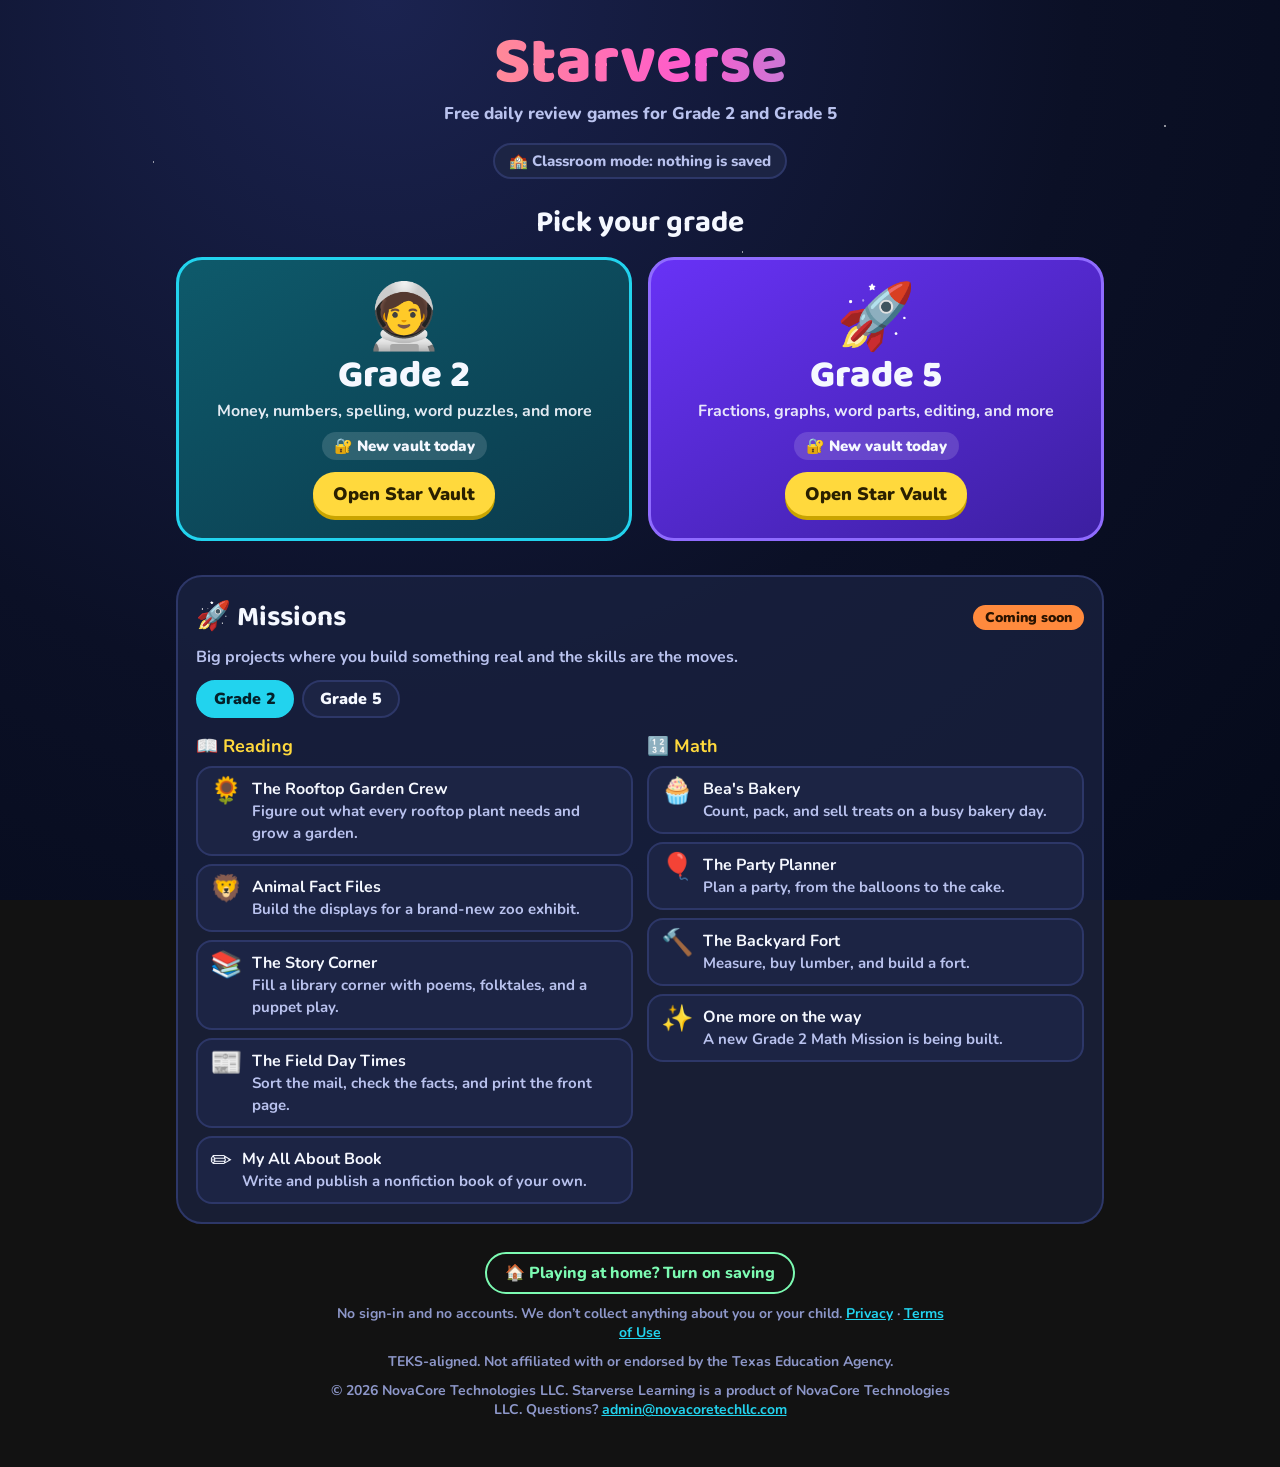
<file: index.html>
<!doctype html>
<html lang="en">
<head>
<meta charset="utf-8">
<meta name="viewport" content="width=device-width, initial-scale=1">
<title>Starverse Learning</title>
<meta name="description" content="Free daily review games for Grade 2 and Grade 5. TEKS-aligned. No sign-in, no accounts, nothing collected.">
<link rel="icon" href="data:image/svg+xml,<svg xmlns=%22http://www.w3.org/2000/svg%22 viewBox=%220 0 100 100%22><text y=%22.9em%22 font-size=%2290%22>⭐</text></svg>">
<link rel="stylesheet" href="fonts/fonts.css">
<style>
:root{ color-scheme:dark; --space:#0B1026; --black:#050A1A; --navy:#2D3B78; --slate:#1C2444; --mist:#2D3768; --nebula:#6832F6; --orbit:#22D3EE; --star:#FFD93D; --solar:#FF8A3D; --magenta:#FF5ACD; --mint:#7CFBB2; --cloud:#F5F8FF; --lilac:#EEF0FF; --soft:#B9C2EE; }
*,*::before,*::after{ box-sizing:border-box; }
html{ height:100%; }
body{ margin:0; min-height:100%; font-family:"Nunito",ui-rounded,system-ui,sans-serif; color:var(--cloud); background:radial-gradient(ellipse at 30% 0%,#1B2350 0%,var(--space) 55%,var(--black) 100%) fixed; }
body::before{ content:""; position:fixed; inset:0; pointer-events:none; opacity:.55;
  background-image:radial-gradient(1.5px 1.5px at 12% 18%,#fff 50%,transparent 51%),radial-gradient(1px 1px at 33% 72%,#fff 50%,transparent 51%),radial-gradient(1.5px 1.5px at 58% 28%,#fff 50%,transparent 51%),radial-gradient(1px 1px at 82% 62%,#fff 50%,transparent 51%),radial-gradient(2px 2px at 91% 14%,#fff 50%,transparent 51%),radial-gradient(1px 1px at 6% 88%,#fff 50%,transparent 51%),radial-gradient(1.5px 1.5px at 47% 92%,#fff 50%,transparent 51%); }
main{ position:relative; max-width:960px; margin:0 auto; padding:22px 16px 48px; }
button{ font:inherit; color:inherit; cursor:pointer; }
a{ color:var(--orbit); }
:focus-visible{ outline:3px solid var(--orbit); outline-offset:3px; }
.brand{ text-align:center; margin:8px 0 18px; }
.logo{ font-family:"Baloo 2",system-ui,sans-serif; font-weight:800; font-size:clamp(42px,9vw,66px); line-height:1; background:linear-gradient(90deg,var(--star),var(--magenta) 55%,var(--orbit)); -webkit-background-clip:text; background-clip:text; color:transparent; }
.tag{ font-weight:800; color:var(--soft); font-size:17px; margin-top:6px; }
.mode{ display:flex; justify-content:center; margin:0 0 20px; }
.mode span{ background:var(--slate); border:2px solid var(--mist); border-radius:999px; padding:6px 14px; font-weight:800; font-size:15px; color:var(--soft); }
.mode span.home{ border-color:var(--mint); color:var(--mint); }
h2.sec{ font-family:"Baloo 2",sans-serif; font-size:30px; margin:0 0 10px; text-align:center; }
.grades{ display:grid; grid-template-columns:repeat(auto-fit,minmax(240px,1fr)); gap:16px; }
.grade{ display:block; text-decoration:none; color:var(--cloud); border-radius:26px; padding:22px 18px; border:3px solid transparent; text-align:center; transition:transform .15s; }
.grade:hover{ transform:translateY(-3px); }
.grade.g2{ background:linear-gradient(150deg,#0E5A6B,#0B3A4C); border-color:var(--orbit); }
.grade.g5{ background:linear-gradient(150deg,var(--nebula),#3C1FA0); border-color:#8F6BFF; }
.grade .ic{ font-size:64px; line-height:1.1; }
.grade .nm{ font-family:"Baloo 2",sans-serif; font-weight:800; font-size:38px; line-height:1.05; margin-top:4px; }
.grade .what{ font-weight:700; opacity:.92; margin-top:4px; }
.status{ display:inline-block; background:rgba(255,255,255,.14); border-radius:999px; padding:4px 12px; font-weight:900; font-size:15px; margin-top:10px; }
.status.open{ background:var(--mint); color:#0B3A2A; }
.go{ display:inline-block; margin-top:12px; background:var(--star); color:#2A2000; font-weight:900; border-radius:999px; padding:10px 20px; font-size:18px; box-shadow:0 4px 0 #C9A400; }
.missions{ margin-top:34px; background:rgba(28,36,68,.7); border:2px solid var(--mist); border-radius:26px; padding:18px; }
.mhead{ display:flex; align-items:center; justify-content:space-between; gap:10px; flex-wrap:wrap; margin-bottom:6px; }
.mhead h2{ margin:0; font-family:"Baloo 2",sans-serif; font-size:28px; }
.soon{ background:var(--solar); color:#2A1300; font-weight:900; border-radius:999px; padding:3px 12px; font-size:14px; }
.mintro{ color:var(--soft); font-weight:700; margin:0 0 12px; }
.tabs{ display:flex; gap:8px; margin-bottom:12px; }
.tabs button{ background:var(--slate); border:2px solid var(--mist); border-radius:999px; padding:6px 16px; font-weight:900; }
.tabs button[aria-pressed="true"]{ background:var(--orbit); color:#04212A; border-color:var(--orbit); }
.cols{ display:grid; grid-template-columns:repeat(auto-fit,minmax(260px,1fr)); gap:14px; }
.col h3{ margin:4px 0 8px; font-size:18px; color:var(--star); }
.mlist{ list-style:none; margin:0; padding:0; display:grid; gap:8px; }
.mlist li{ display:flex; gap:10px; align-items:flex-start; background:var(--slate); border:2px solid var(--mist); border-radius:16px; padding:10px 12px; }
.mlist .e{ font-size:26px; line-height:1; }
.mlist b{ display:block; } .mlist span{ color:var(--soft); font-weight:700; font-size:15px; }
.foot{ text-align:center; margin-top:28px; display:grid; gap:10px; justify-items:center; }
.pill{ background:none; border:2px solid var(--mist); border-radius:999px; padding:8px 18px; font-weight:800; color:var(--soft); }
.pill.save{ border-color:var(--mint); color:var(--mint); }
.fine{ color:#8D97C9; font-size:14px; font-weight:700; max-width:620px; }
.overlay{ position:fixed; inset:0; background:rgba(5,10,26,.82); display:grid; place-items:center; padding:16px; z-index:10; }
.modal{ background:var(--slate); border:3px solid var(--mist); border-radius:24px; padding:22px; width:min(420px,100%); text-align:center; max-height:94vh; overflow:auto; }
.modal h3{ margin:0 0 8px; font-family:"Baloo 2",sans-serif; font-size:28px; line-height:1.1; }
.modal p{ margin:8px 0; font-weight:700; color:var(--lilac); }
.modal ul{ text-align:left; margin:8px 0; padding-left:20px; font-weight:700; color:var(--lilac); }
.modal input{ width:100%; font:inherit; font-size:22px; font-weight:800; text-align:center; padding:10px; border-radius:14px; border:2px solid var(--mist); background:#fff; color:#1C2444; }
.pinpad{ display:flex; justify-content:center; gap:10px; margin:12px 0; } .pinpad span{ width:18px; height:18px; border-radius:50%; border:3px solid var(--orbit); } .pinpad span.f{ background:var(--orbit); }
.pad{ display:grid; grid-template-columns:repeat(3,64px); gap:10px; justify-content:center; } .pad button{ height:56px; border-radius:16px; background:var(--mist); border:none; font-size:24px; font-weight:900; }
.row{ display:flex; gap:10px; justify-content:center; flex-wrap:wrap; margin-top:14px; }
.btn{ background:var(--star); color:#2A2000; border:none; border-radius:999px; padding:10px 20px; font-weight:900; font-size:17px; box-shadow:0 4px 0 #C9A400; }
.btn.ghost{ background:var(--mist); color:var(--cloud); box-shadow:none; }
.btn.warn{ background:var(--solar); color:#2A1300; box-shadow:0 4px 0 #B45A1E; }
.gopts{ display:grid; gap:10px; margin-top:8px; } .gopts a, .gopts button{ display:block; text-decoration:none; background:var(--mist); color:var(--cloud); border:2px solid #4252A0; border-radius:16px; padding:12px; font-weight:900; font-size:18px; }
.link{ background:none; border:none; color:var(--orbit); font-weight:800; text-decoration:underline; margin-top:10px; }
.msg{ min-height:24px; color:var(--star); font-weight:800; }
.shake{ animation:shake .4s; } @keyframes shake{ 25%{ transform:translateX(-8px); } 75%{ transform:translateX(8px); } }
@media (prefers-reduced-motion: reduce){ *{ animation:none !important; transition:none !important; } }
</style>
</head>
<body>
<main>
  <header class="brand"><div class="logo">Starverse</div><div class="tag">Free daily review games for Grade 2 and Grade 5</div></header>
  <div class="mode" id="mode"></div>
  <h2 class="sec">Pick your grade</h2>
  <div class="grades" id="grades"></div>

  <section class="missions" aria-labelledby="mh">
    <div class="mhead"><h2 id="mh">🚀 Missions</h2><span class="soon">Coming soon</span></div>
    <p class="mintro">Big projects where you build something real and the skills are the moves.</p>
    <div class="tabs" role="group" aria-label="Grade"><button data-g="2" aria-pressed="true">Grade 2</button><button data-g="5" aria-pressed="false">Grade 5</button></div>
    <div class="cols" id="mcols"></div>
  </section>

  <div class="foot" id="foot"></div>
</main>
<script>
(function(){
"use strict";
const $ = (s, r) => (r || document).querySelector(s);
const h = (html) => { const t = document.createElement("template"); t.innerHTML = html.trim(); return t.content.firstElementChild; };
const ls = { get(k){ try { return localStorage.getItem(k); } catch (e) { return null; } }, set(k, v){ try { localStorage.setItem(k, v); } catch (e) {} }, del(k){ try { localStorage.removeItem(k); } catch (e) {} } };
const ss = { get(k){ try { return sessionStorage.getItem(k); } catch (e) { return null; } }, set(k, v){ try { sessionStorage.setItem(k, v); } catch (e) {} }, del(k){ try { sessionStorage.removeItem(k); } catch (e) {} } };
const HOME = () => ls.get("sv_mode") === "home";
const PIN = () => ls.get("starverse_pin") || "";
const unlocked = () => Date.now() - Number(ss.get("starverse_unlock") || 0) < 15 * 60 * 1000;
const ymd = (d) => d.getFullYear() + "-" + String(d.getMonth() + 1).padStart(2, "0") + "-" + String(d.getDate()).padStart(2, "0");
const today = ymd(new Date()), yest = (() => { const d = new Date(); d.setDate(d.getDate() - 1); return ymd(d); })();

const GRADES = [
  { id: "g2", grade: 2, ic: "🧑‍🚀", rounds: 4, what: "Money, numbers, spelling, word puzzles, and more" },
  { id: "g5", grade: 5, ic: "🚀", rounds: 5, what: "Fractions, graphs, word parts, editing, and more" }];

const MISSIONS = {
  2: { reading: [
      ["🌻", "The Rooftop Garden Crew", "Figure out what every rooftop plant needs and grow a garden."],
      ["🦁", "Animal Fact Files", "Build the displays for a brand-new zoo exhibit."],
      ["📚", "The Story Corner", "Fill a library corner with poems, folktales, and a puppet play."],
      ["📰", "The Field Day Times", "Sort the mail, check the facts, and print the front page."],
      ["✏️", "My All About Book", "Write and publish a nonfiction book of your own."]],
    math: [
      ["🧁", "Bea's Bakery", "Count, pack, and sell treats on a busy bakery day."],
      ["🎈", "The Party Planner", "Plan a party, from the balloons to the cake."],
      ["🔨", "The Backyard Fort", "Measure, buy lumber, and build a fort."],
      ["✨", "One more on the way", "A new Grade 2 Math Mission is being built."]] },
  5: { reading: [
      ["🔍", "The Case of the Missing Mascot", "The school mascot is gone. Read the clues and crack the case."],
      ["🐢", "Saving the Shoreline", "Help a park ranger protect a sea turtle nesting beach."],
      ["🏮", "The Story Keepers", "Collect myths, poems, and plays with a story expert in Morocco."],
      ["🗳️", "The Riverbend Vote", "A town has $400,000. Weigh both sides and make your case."],
      ["🎙️", "Curious Minds", "Research a big question and record your own science podcast."]],
    math: [
      ["🚁", "Ridge Runners", "Design, build, and race your own drone."],
      ["🎮", "Game Studio", "Build a video game with a team of game designers."],
      ["🐾", "Animal Rescue", "Run the daily work of an animal rescue center."],
      ["🏛️", "Museum Wing", "Plan and open a brand-new museum wing."]] } };

function readVault(){ try { const raw = HOME() ? ls.get("starvault_v1") : ss.get("starvault_v1"); return (JSON.parse(raw) || {}).profiles || {}; } catch (e) { return {}; } }
function status(g){
  const p = readVault()[g.id];
  if (!p || !p.day || p.day.date !== today) return { text: "New vault today", open: false, streak: p ? p.streak : 0, last: p && p.last };
  if (p.day.done) return { text: "Vault open ✓", open: true, streak: p.streak, last: p.last };
  return { text: (p.day.round || 0) + " of " + g.rounds + " clues", open: false, streak: p.streak, last: p.last };
}

function render(){
  const home = HOME();
  $("#mode").innerHTML = home
    ? '<span class="home">🏠 Saving is on for this device</span>'
    : '<span>🏫 Classroom mode: nothing is saved</span>';
  const gw = $("#grades"); gw.innerHTML = "";
  GRADES.forEach(g => {
    const st = status(g), streak = home && (st.last === today || st.last === yest) ? st.streak : 0;
    gw.append(h(`<a class="grade g${g.grade}" href="vault/index.html?kid=${g.id}">
      <div class="ic">${g.ic}</div><div class="nm">Grade ${g.grade}</div>
      <div class="what">${g.what}</div>
      <div class="status ${st.open ? "open" : ""}">🔐 ${st.text}${home ? " · ⭐ " + streak + "-day streak" : ""}</div><br>
      <span class="go">Open Star Vault</span></a>`));
  });
  const f = $("#foot"); f.innerHTML = "";
  if (home) {
    const b = h('<button class="pill">🔐 Grown-ups</button>'); b.onclick = askPin; f.append(b);
  } else {
    const b = h('<button class="pill save">🏠 Playing at home? Turn on saving</button>'); b.onclick = setupStart; f.append(b);
    if (ss.get("starvault_v1")) { const n = h('<button class="pill">✅ Done, next player</button>'); n.onclick = () => { ss.del("starvault_v1"); ss.del("sv_class_t"); render(); }; f.append(n); }
  }
  f.append(h('<div class="fine">No sign-in and no accounts. We don’t collect anything about you or your child. <a href="privacy.html">Privacy</a> · <a href="terms.html">Terms of Use</a></div>'));
  f.append(h('<div class="fine">TEKS-aligned. Not affiliated with or endorsed by the Texas Education Agency.</div>'));
  f.append(h('<div class="fine">© 2026 NovaCore Technologies LLC. Starverse Learning is a product of NovaCore Technologies LLC. Questions? <a href="mailto:admin@novacoretechllc.com">admin@novacoretechllc.com</a></div>'));
}

let mg = 2;
function renderMissions(){
  const m = MISSIONS[mg], c = $("#mcols"); c.innerHTML = "";
  [["📖 Reading", m.reading], ["🔢 Math", m.math]].forEach(([t, list]) => {
    const col = h(`<div class="col"><h3>${t}</h3><ul class="mlist"></ul></div>`);
    list.forEach(([e, n, d]) => { const li = h('<li><div class="e"></div><div><b></b><span></span></div></li>');
      li.querySelector(".e").textContent = e; li.querySelector("b").textContent = n; li.querySelector("span").textContent = d; col.querySelector("ul").append(li); });
    c.append(col);
  });
  document.querySelectorAll(".tabs button").forEach(b => b.setAttribute("aria-pressed", String(Number(b.dataset.g) === mg)));
}
document.querySelectorAll(".tabs button").forEach(b => b.onclick = () => { mg = Number(b.dataset.g); renderMissions(); });

/* ---------- overlays ---------- */
function modal(html){ const ov = h(`<div class="overlay" role="dialog" aria-modal="true"><div class="modal">${html}</div></div>`); document.body.append(ov); return ov; }
function shake(ov){ const m = $(".modal", ov); m.classList.remove("shake"); void m.offsetWidth; m.classList.add("shake"); }

/* Turn on saving: explain → grown-up check → make a PIN */
const ONES = ["zero","one","two","three","four","five","six","seven","eight","nine"];
const TEENS = ["ten","eleven","twelve","thirteen","fourteen","fifteen","sixteen","seventeen","eighteen","nineteen"];
const TENS = ["","","twenty","thirty","forty","fifty","sixty","seventy","eighty","ninety"];
function words(n){ // 1000–9999
  const th = Math.floor(n / 1000), hu = Math.floor(n / 100) % 10, rest = n % 100;
  let s = ONES[th] + " thousand";
  if (hu) s += ", " + ONES[hu] + " hundred";
  if (rest) { s += (hu ? " " : ", "); s += rest < 10 ? ONES[rest] : rest < 20 ? TEENS[rest - 10] : TENS[Math.floor(rest / 10)] + (rest % 10 ? "-" + ONES[rest % 10] : ""); }
  return s;
}
function setupStart(){
  const ov = modal(`<h3>Turn on saving</h3>
    <p>Saving keeps streaks, prizes, and the Gallery on <b>this device</b>. It also opens the Grown-ups area: help requests, skills, and reading checks.</p>
    <ul><li>Use it on <b>one child’s</b> home device.</li><li>Leave it off on shared classroom computers, so kids don’t mix up each other’s progress.</li><li>Nothing ever leaves this device.</li></ul>
    <div class="row"><button class="btn go2">I’m a grown-up</button><button class="btn ghost no">Not now</button></div>`);
  $(".no", ov).onclick = () => ov.remove();
  $(".go2", ov).onclick = () => { ov.remove(); grownCheck(); };
}
function grownCheck(){
  const n = 1000 + Math.floor(Math.random() * 9000);
  const ov = modal(`<h3>Grown-up check</h3><p>Type this number using digits:</p><p style="font-size:20px;color:var(--star)">${words(n)}</p>
    <input inputmode="numeric" maxlength="4" aria-label="Number in digits" autocomplete="off"><div class="msg"></div>
    <div class="row"><button class="btn ok">Next</button><button class="btn ghost no">Cancel</button></div>`);
  const inp = $("input", ov); inp.focus();
  const go = () => { if (inp.value.replace(/\D/g, "") === String(n)) { ov.remove(); makePin(); } else { $(".msg", ov).textContent = "That doesn’t match. Try again."; shake(ov); inp.value = ""; } };
  $(".ok", ov).onclick = go; inp.onkeydown = (e) => { if (e.key === "Enter") go(); };
  $(".no", ov).onclick = () => ov.remove();
}
function pinPad(title, sub, onDone, extra){
  let pin = "";
  const ov = modal(`<h3>${title}</h3><p>${sub}</p><div class="pinpad"><span></span><span></span><span></span><span></span></div><div class="pad"></div><div class="msg"></div>
    <div class="row"><button class="btn ghost no">Cancel</button></div>${extra ? '<button class="link fg">Forgot your PIN?</button>' : ""}`);
  const dots = ov.querySelectorAll(".pinpad span"), paint = () => dots.forEach((d, k) => d.classList.toggle("f", k < pin.length));
  ["1","2","3","4","5","6","7","8","9","⌫","0"].forEach(k => { const b = h(`<button aria-label="${k === "⌫" ? "Delete" : k}">${k}</button>`);
    b.onclick = () => { if (k === "⌫") pin = pin.slice(0, -1); else if (pin.length < 4) pin += k; paint();
      if (pin.length === 4) { const p = pin; setTimeout(() => { if (onDone(p, ov) === false) { pin = ""; paint(); } }, 120); } };
    $(".pad", ov).append(b); });
  $(".no", ov).onclick = () => ov.remove();
  if (extra) $(".fg", ov).onclick = () => { ov.remove(); forgot(); };
  return ov;
}
function makePin(){
  pinPad("Make a 4-digit PIN", "You’ll use it to open Grown-ups or turn saving off.", (p, ov) => {
    ov.remove();
    pinPad("Type it again", "Just to be sure.", (p2, ov2) => {
      if (p2 !== p) { $(".msg", ov2).textContent = "Those didn’t match. Let’s start over."; shake(ov2); setTimeout(() => { ov2.remove(); makePin(); }, 900); return; }
      ov2.remove();
      ls.set("starverse_pin", p); ls.set("sv_mode", "home");
      const cur = ss.get("starvault_v1"); if (cur && !ls.get("starvault_v1")) ls.set("starvault_v1", cur); // keep today's progress
      ss.del("starvault_v1"); ss.del("sv_class_t");
      ss.set("starverse_unlock", String(Date.now()));
      const done = modal(`<h3>Saving is on ✓</h3><p>Saving is on for this device only. You’ll need your PIN to open Grown-ups or turn saving off.</p><div class="row"><button class="btn">Got it</button></div>`);
      $("button", done).onclick = () => { done.remove(); render(); };
    });
  });
}
function askPin(){
  if (unlocked()) { grownMenu(); return; }
  pinPad("Grown-ups only 🔒", "Enter your 4-digit PIN.", (p, ov) => {
    if (p === PIN()) { ss.set("starverse_unlock", String(Date.now())); ov.remove(); grownMenu(); return true; }
    $(".msg", ov).textContent = "That’s not it. Try again."; shake(ov); return false;
  }, true);
}
function grownMenu(){
  const ov = modal(`<h3>Grown-ups</h3><div class="gopts">
    <a href="vault/index.html?grownups=1">📊 Star Vault: help requests, skills, reading checks</a>
    <button class="cp">🔑 Change the PIN</button>
    <button class="off">🏫 Turn saving off</button></div>
    <div class="row"><button class="btn ghost no">Close</button></div>`);
  $(".no", ov).onclick = () => ov.remove();
  $(".cp", ov).onclick = () => { ov.remove(); changePin(); };
  $(".off", ov).onclick = () => { ov.remove(); turnOff(); };
}
function changePin(){
  pinPad("New PIN", "Pick a new 4-digit PIN.", (p, ov) => {
    ov.remove();
    pinPad("Type it again", "Just to be sure.", (p2, ov2) => {
      if (p2 !== p) { $(".msg", ov2).textContent = "Those didn’t match. Try again."; shake(ov2); setTimeout(() => { ov2.remove(); changePin(); }, 900); return; }
      ls.set("starverse_pin", p); ov2.remove();
      const d = modal(`<h3>PIN changed ✓</h3><div class="row"><button class="btn">OK</button></div>`); $("button", d).onclick = () => d.remove();
    });
  });
}
function wipe(){ ["starvault_v1", "starverse_pin", "sv_mode"].forEach(ls.del); ["starvault_v1", "sv_class_t", "starverse_unlock"].forEach(ss.del); }
function turnOff(){
  const ov = modal(`<h3>Turn saving off?</h3><p>This erases the streaks, prizes, Gallery, and Grown-ups records saved on this device, and switches back to Classroom mode.</p>
    <div class="row"><button class="btn warn yes">Erase and turn off</button><button class="btn ghost no">Keep saving</button></div>`);
  $(".no", ov).onclick = () => ov.remove();
  $(".yes", ov).onclick = () => { wipe(); ov.remove(); render(); };
}
function forgot(){
  const ov = modal(`<h3>Forgot your PIN?</h3><p>There’s no account to recover it from, so the only fix is to reset this device. That erases everything saved here and switches back to Classroom mode. You can turn saving on again with a new PIN.</p>
    <div class="row"><button class="btn warn yes">Reset this device</button><button class="btn ghost no">Cancel</button></div>`);
  $(".no", ov).onclick = () => ov.remove();
  $(".yes", ov).onclick = () => { wipe(); ov.remove(); render(); };
}

render(); renderMissions();
if (new URLSearchParams(location.search).get("setup") === "1") { history.replaceState(null, "", location.pathname); HOME() ? askPin() : setupStart(); }
})();
</script>
</body>
</html>
</file>
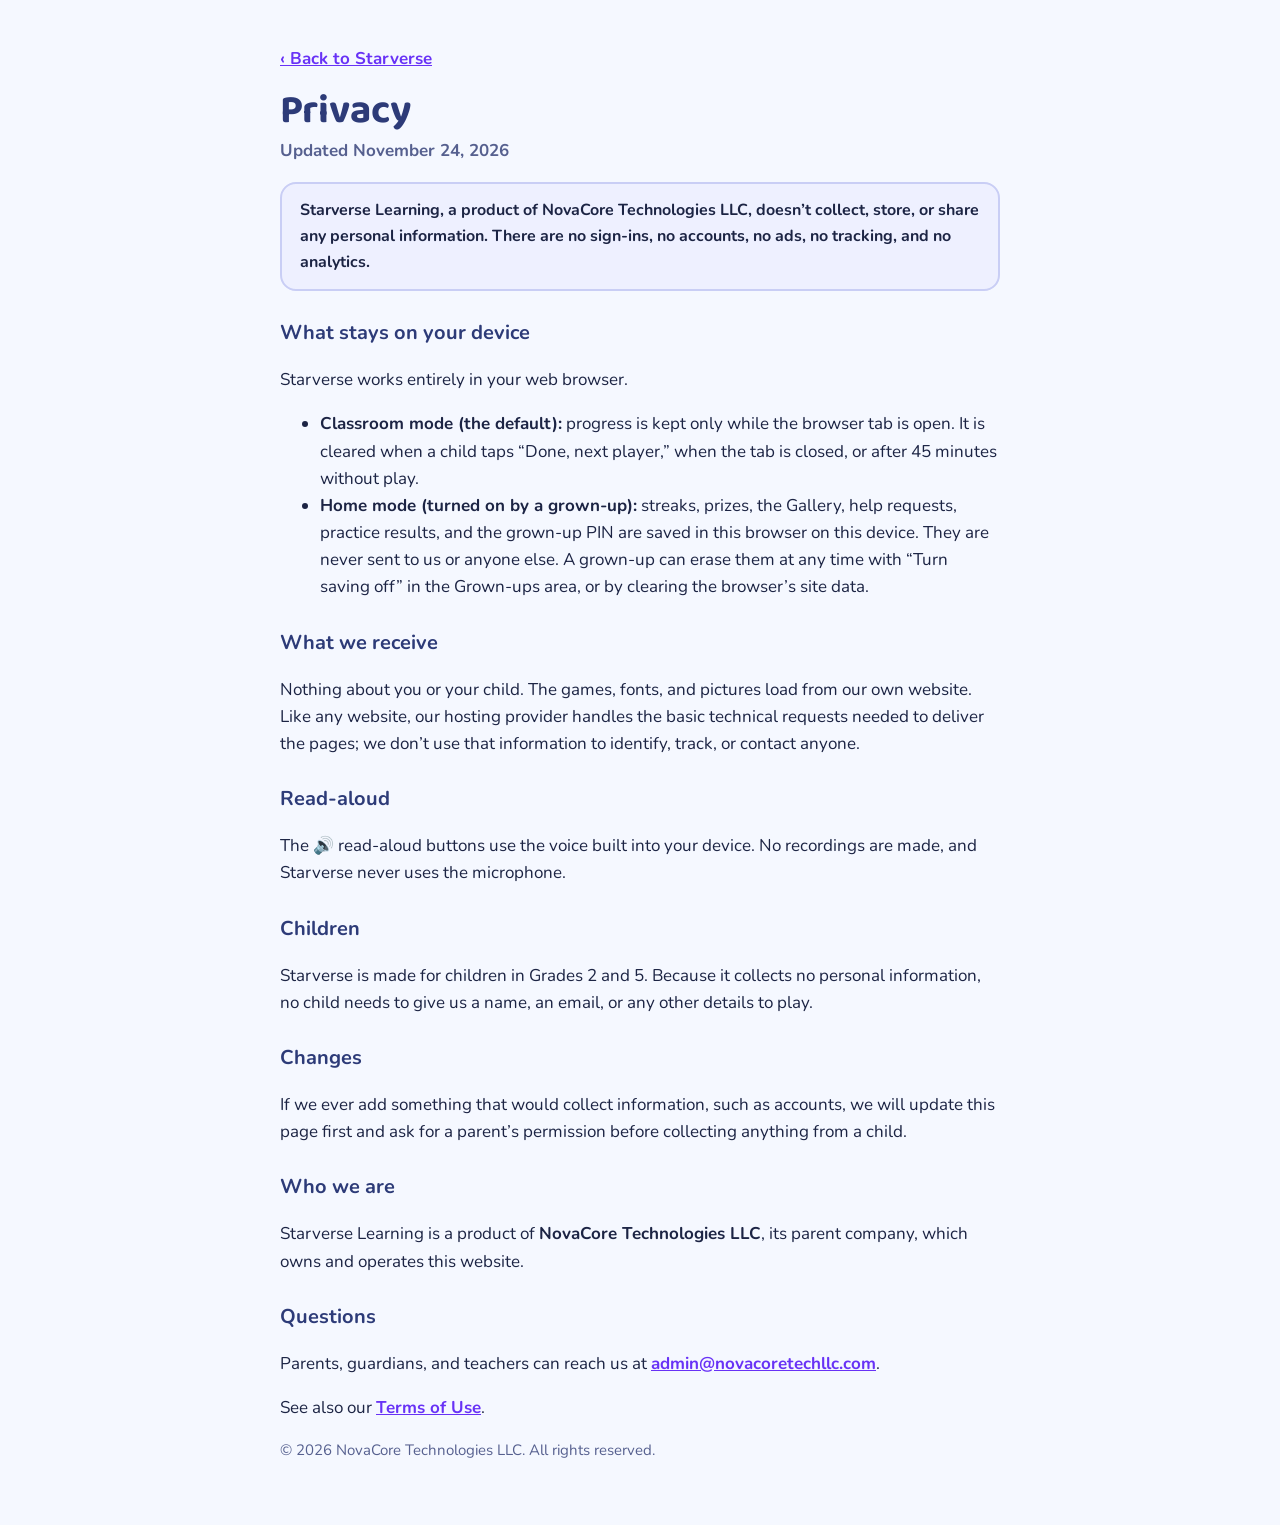
<file: privacy.html>
<!doctype html>
<html lang="en">
<head>
<meta charset="utf-8">
<meta name="viewport" content="width=device-width, initial-scale=1">
<title>Privacy · Starverse Learning</title>
<link rel="icon" href="data:image/svg+xml,<svg xmlns=%22http://www.w3.org/2000/svg%22 viewBox=%220 0 100 100%22><text y=%22.9em%22 font-size=%2290%22>⭐</text></svg>">
<link rel="stylesheet" href="fonts/fonts.css">
<style>
:root{ color-scheme:light; }
body{ margin:0; font-family:"Nunito",system-ui,sans-serif; background:#F5F8FF; color:#1C2444; line-height:1.6; }
main{ max-width:720px; margin:0 auto; padding:28px 16px 48px; }
h1{ font-family:"Baloo 2",sans-serif; font-size:40px; line-height:1.1; margin:0 0 4px; color:#2D3B78; }
h2{ font-size:20px; margin:26px 0 6px; color:#2D3B78; }
p, li{ font-size:17px; }
a{ color:#6832F6; font-weight:700; }
.date{ color:#56608F; font-weight:700; margin:0 0 18px; }
.box{ background:#EEF0FF; border:2px solid #C9CEF5; border-radius:16px; padding:14px 18px; font-weight:700; }
</style>
</head>
<body>
<main>
  <p><a href="index.html">‹ Back to Starverse</a></p>
  <h1>Privacy</h1>
  <p class="date">Updated November 24, 2026</p>
  <div class="box">Starverse Learning, a product of NovaCore Technologies LLC, doesn’t collect, store, or share any personal information. There are no sign-ins, no accounts, no ads, no tracking, and no analytics.</div>

  <h2>What stays on your device</h2>
  <p>Starverse works entirely in your web browser.</p>
  <ul>
    <li><b>Classroom mode (the default):</b> progress is kept only while the browser tab is open. It is cleared when a child taps “Done, next player,” when the tab is closed, or after 45 minutes without play.</li>
    <li><b>Home mode (turned on by a grown-up):</b> streaks, prizes, the Gallery, help requests, practice results, and the grown-up PIN are saved in this browser on this device. They are never sent to us or anyone else. A grown-up can erase them at any time with “Turn saving off” in the Grown-ups area, or by clearing the browser’s site data.</li>
  </ul>

  <h2>What we receive</h2>
  <p>Nothing about you or your child. The games, fonts, and pictures load from our own website. Like any website, our hosting provider handles the basic technical requests needed to deliver the pages; we don’t use that information to identify, track, or contact anyone.</p>

  <h2>Read-aloud</h2>
  <p>The 🔊 read-aloud buttons use the voice built into your device. No recordings are made, and Starverse never uses the microphone.</p>

  <h2>Children</h2>
  <p>Starverse is made for children in Grades 2 and 5. Because it collects no personal information, no child needs to give us a name, an email, or any other details to play.</p>

  <h2>Changes</h2>
  <p>If we ever add something that would collect information, such as accounts, we will update this page first and ask for a parent’s permission before collecting anything from a child.</p>

  <h2>Who we are</h2>
  <p>Starverse Learning is a product of <b>NovaCore Technologies LLC</b>, its parent company, which owns and operates this website.</p>

  <h2>Questions</h2>
  <p>Parents, guardians, and teachers can reach us at <a href="mailto:admin@novacoretechllc.com">admin@novacoretechllc.com</a>.</p>
  <p>See also our <a href="terms.html">Terms of Use</a>.</p>
  <p style="color:#56608F;font-size:15px">© 2026 NovaCore Technologies LLC. All rights reserved.</p>
</main>
</body>
</html>
</file>
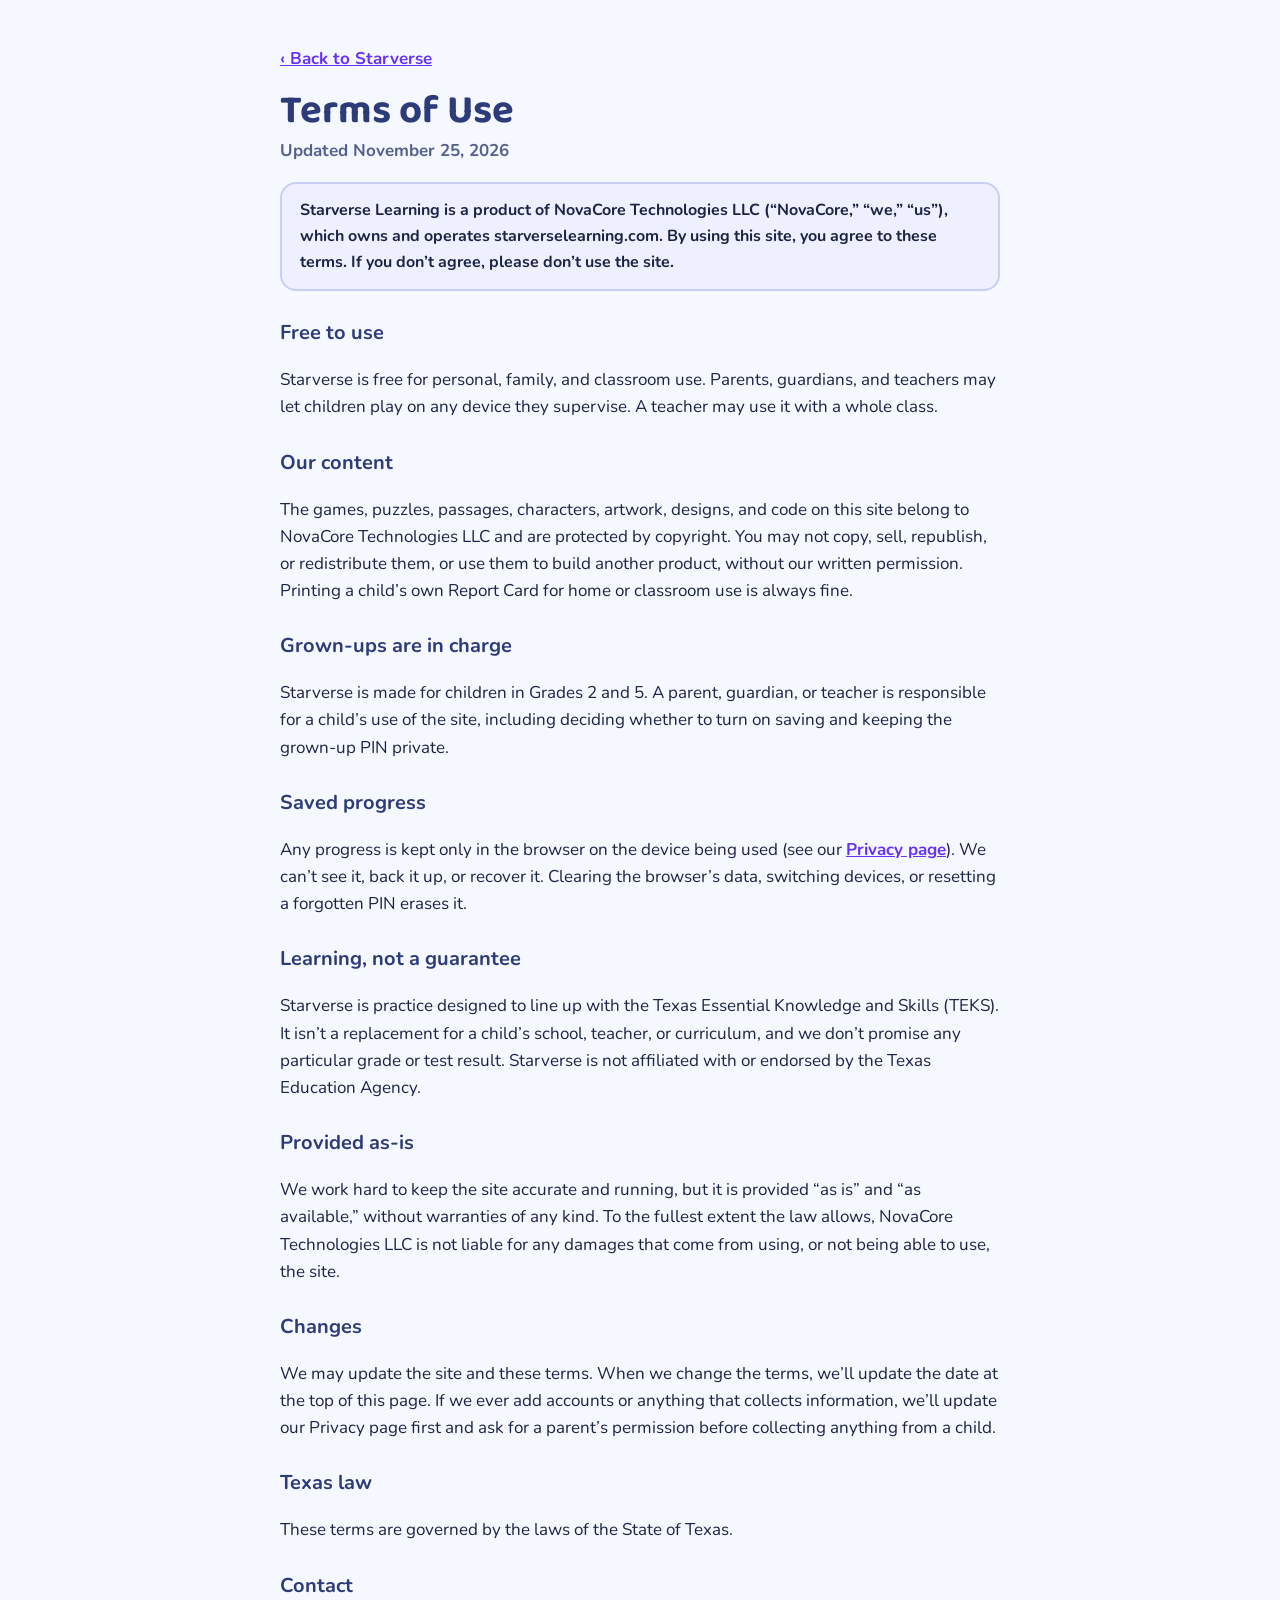
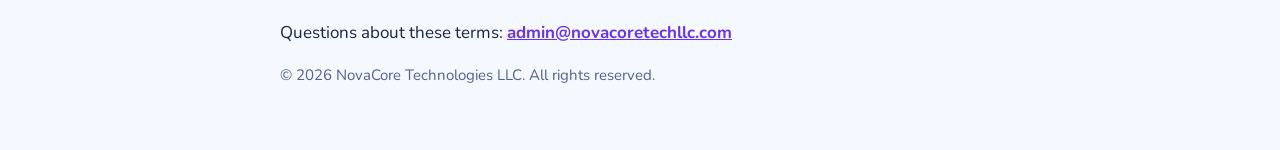
<file: terms.html>
<!doctype html>
<html lang="en">
<head>
<meta charset="utf-8">
<meta name="viewport" content="width=device-width, initial-scale=1">
<title>Terms of Use · Starverse Learning</title>
<link rel="icon" href="data:image/svg+xml,<svg xmlns=%22http://www.w3.org/2000/svg%22 viewBox=%220 0 100 100%22><text y=%22.9em%22 font-size=%2290%22>⭐</text></svg>">
<link rel="stylesheet" href="fonts/fonts.css">
<style>
:root{ color-scheme:light; }
body{ margin:0; font-family:"Nunito",system-ui,sans-serif; background:#F5F8FF; color:#1C2444; line-height:1.6; }
main{ max-width:720px; margin:0 auto; padding:28px 16px 48px; }
h1{ font-family:"Baloo 2",sans-serif; font-size:40px; line-height:1.1; margin:0 0 4px; color:#2D3B78; }
h2{ font-size:20px; margin:26px 0 6px; color:#2D3B78; }
p, li{ font-size:17px; }
a{ color:#6832F6; font-weight:700; }
.date{ color:#56608F; font-weight:700; margin:0 0 18px; }
.box{ background:#EEF0FF; border:2px solid #C9CEF5; border-radius:16px; padding:14px 18px; font-weight:700; }
.fine{ color:#56608F; font-size:15px; }
</style>
</head>
<body>
<main>
  <p><a href="index.html">‹ Back to Starverse</a></p>
  <h1>Terms of Use</h1>
  <p class="date">Updated November 25, 2026</p>
  <div class="box">Starverse Learning is a product of NovaCore Technologies LLC (“NovaCore,” “we,” “us”), which owns and operates starverselearning.com. By using this site, you agree to these terms. If you don’t agree, please don’t use the site.</div>

  <h2>Free to use</h2>
  <p>Starverse is free for personal, family, and classroom use. Parents, guardians, and teachers may let children play on any device they supervise. A teacher may use it with a whole class.</p>

  <h2>Our content</h2>
  <p>The games, puzzles, passages, characters, artwork, designs, and code on this site belong to NovaCore Technologies LLC and are protected by copyright. You may not copy, sell, republish, or redistribute them, or use them to build another product, without our written permission. Printing a child’s own Report Card for home or classroom use is always fine.</p>

  <h2>Grown-ups are in charge</h2>
  <p>Starverse is made for children in Grades 2 and 5. A parent, guardian, or teacher is responsible for a child’s use of the site, including deciding whether to turn on saving and keeping the grown-up PIN private.</p>

  <h2>Saved progress</h2>
  <p>Any progress is kept only in the browser on the device being used (see our <a href="privacy.html">Privacy page</a>). We can’t see it, back it up, or recover it. Clearing the browser’s data, switching devices, or resetting a forgotten PIN erases it.</p>

  <h2>Learning, not a guarantee</h2>
  <p>Starverse is practice designed to line up with the Texas Essential Knowledge and Skills (TEKS). It isn’t a replacement for a child’s school, teacher, or curriculum, and we don’t promise any particular grade or test result. Starverse is not affiliated with or endorsed by the Texas Education Agency.</p>

  <h2>Provided as-is</h2>
  <p>We work hard to keep the site accurate and running, but it is provided “as is” and “as available,” without warranties of any kind. To the fullest extent the law allows, NovaCore Technologies LLC is not liable for any damages that come from using, or not being able to use, the site.</p>

  <h2>Changes</h2>
  <p>We may update the site and these terms. When we change the terms, we’ll update the date at the top of this page. If we ever add accounts or anything that collects information, we’ll update our Privacy page first and ask for a parent’s permission before collecting anything from a child.</p>

  <h2>Texas law</h2>
  <p>These terms are governed by the laws of the State of Texas.</p>

  <h2>Contact</h2>
  <p>Questions about these terms: <a href="mailto:admin@novacoretechllc.com">admin@novacoretechllc.com</a></p>
  <p class="fine">© 2026 NovaCore Technologies LLC. All rights reserved.</p>
</main>
</body>
</html>
</file>
<file: fonts/fonts.css>
@font-face{font-family:'Baloo 2';font-style:normal;font-weight:700;font-display:swap;src:url(baloo-2-latin-700-normal.woff2) format('woff2')}
@font-face{font-family:'Baloo 2';font-style:normal;font-weight:800;font-display:swap;src:url(baloo-2-latin-800-normal.woff2) format('woff2')}
@font-face{font-family:'Nunito';font-style:normal;font-weight:400;font-display:swap;src:url(nunito-latin-400-normal.woff2) format('woff2')}
@font-face{font-family:'Nunito';font-style:normal;font-weight:600;font-display:swap;src:url(nunito-latin-600-normal.woff2) format('woff2')}
@font-face{font-family:'Nunito';font-style:normal;font-weight:700;font-display:swap;src:url(nunito-latin-700-normal.woff2) format('woff2')}
@font-face{font-family:'Nunito';font-style:normal;font-weight:800;font-display:swap;src:url(nunito-latin-800-normal.woff2) format('woff2')}
@font-face{font-family:'Nunito';font-style:normal;font-weight:900;font-display:swap;src:url(nunito-latin-900-normal.woff2) format('woff2')}
</file>
